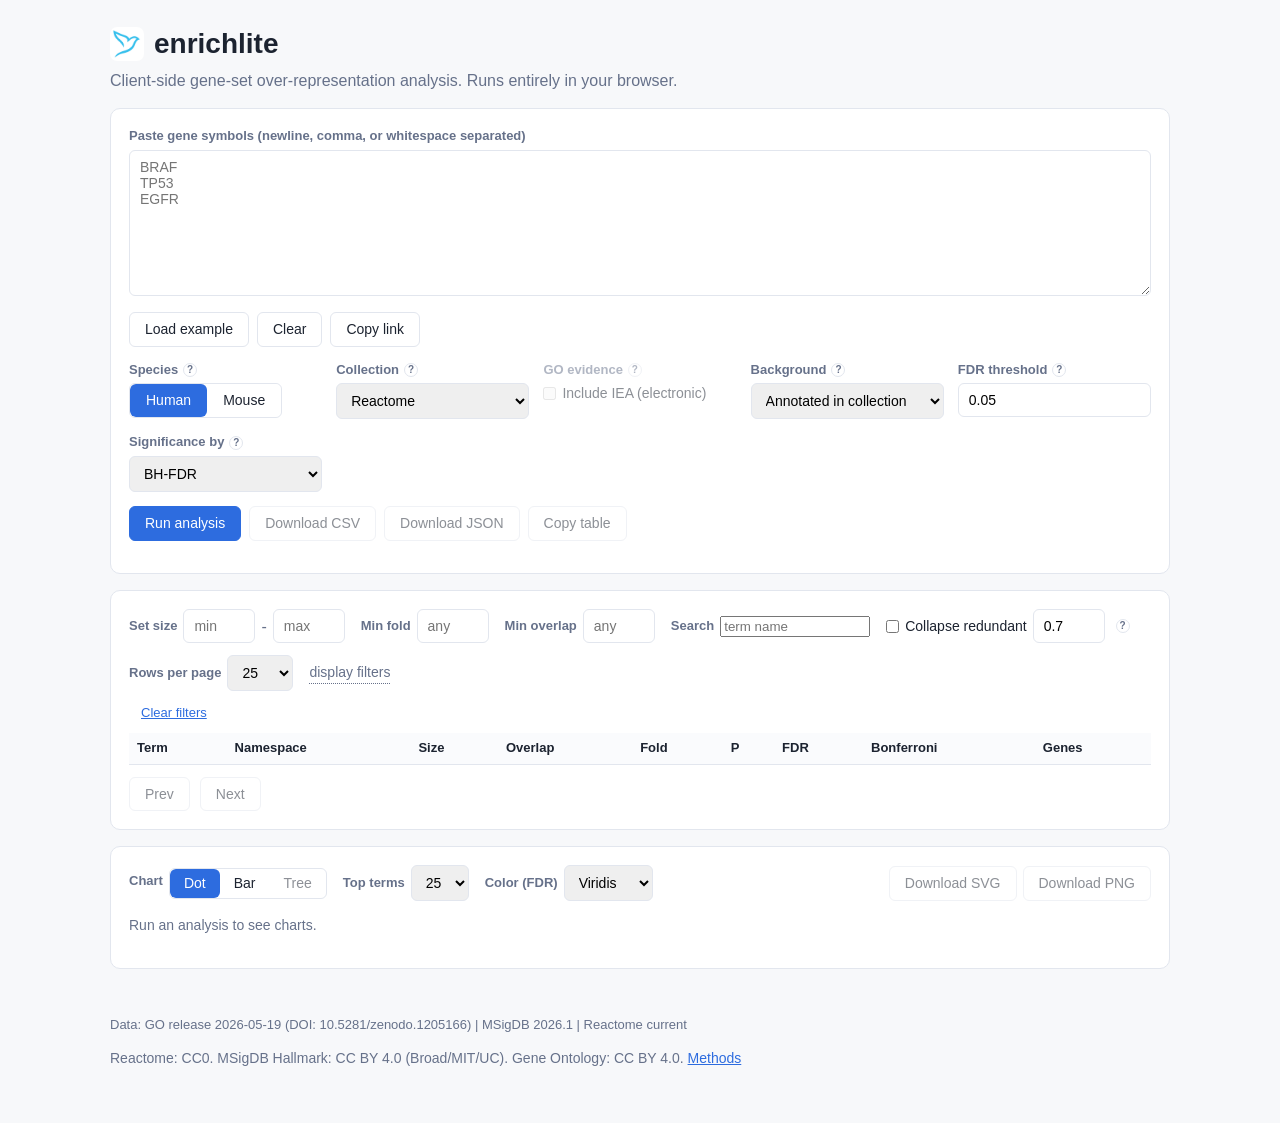
<file: index.html>
<!DOCTYPE html>
<html lang="en">
<head>
  <meta charset="utf-8" />
  <meta name="viewport" content="width=device-width, initial-scale=1" />
  <title>enrichlite - client-side gene-set enrichment</title>
  <meta name="description" content="Free, fully client-side gene-set over-representation analysis (ORA) for human and mouse against GO, Reactome, and MSigDB Hallmark. Runs entirely in your browser; no data leaves your machine." />
  <meta name="author" content="Robinson Vidva" />
  <link rel="icon" type="image/png" sizes="32x32" href="images/Preview.png" />
  <link rel="icon" type="image/png" sizes="16x16" href="images/Preview.png" />
  <link rel="apple-touch-icon" sizes="180x180" href="images/Preview.png" />
  <meta name="theme-color" content="#0f172a" />
  <meta property="og:title" content="enrichlite - client-side gene-set enrichment" />
  <meta property="og:description" content="Free, fully client-side gene-set over-representation analysis (ORA) for human and mouse against GO, Reactome, and MSigDB Hallmark. Runs entirely in your browser." />
  <meta property="og:image" content="https://robinsonvidva.com/enrichlite/images/Preview.png" />
  <meta property="og:type" content="website" />
  <meta property="og:url" content="https://robinsonvidva.com/enrichlite/" />
  <link rel="canonical" href="https://robinsonvidva.com/enrichlite/" />
  <meta name="twitter:card" content="summary_large_image" />
  <meta name="twitter:title" content="enrichlite - client-side gene-set enrichment" />
  <meta name="twitter:description" content="Free, fully client-side gene-set over-representation analysis (ORA) for human and mouse, in your browser." />
  <meta name="twitter:image" content="https://robinsonvidva.com/enrichlite/images/Preview.png" />
</head>
<body>
  <header>
    <h1><img src="images/Preview.png" class="site-logo" alt="" />enrichlite</h1>
    <p class="tagline">Client-side gene-set over-representation analysis. Runs entirely in your browser.</p>
    <div id="demoBanner" class="banner hidden">
      DEMO data loaded - illustrative gene sets only, not real biology. Run scripts/build_genesets.py to populate real data.
    </div>
  </header>

  <main>
    <section class="panel">
      <label for="genes">Paste gene symbols (newline, comma, or whitespace separated)</label>
      <textarea id="genes" rows="8" placeholder="BRAF&#10;TP53&#10;EGFR"></textarea>

      <div class="input-actions">
        <button id="loadExample" type="button">Load example</button>
        <button id="clearGenes" type="button">Clear</button>
        <button id="copyLink" type="button">Copy link</button>
      </div>

      <div class="controls">
        <div class="control">
          <span class="ctl-label">Species<span class="helpq" title="Human and mouse are separate gene universes with separate symbol tables. Pick the species your gene list comes from. Symbols are matched case-insensitively within a species.">?</span></span>
          <div class="toggle" id="speciesToggle">
            <button data-species="human" class="active">Human</button>
            <button data-species="mouse">Mouse</button>
          </div>
        </div>

        <div class="control">
          <label for="collection">Collection<span class="helpq" title="The gene-set database to test your list against. Only one collection runs at a time for now.">?</span></label>
          <select id="collection"></select>
        </div>

        <div class="control" id="ieaControl">
          <span class="ctl-label">GO evidence<span class="helpq" title="IEA = Inferred from Electronic Annotation: GO annotations assigned computationally without manual curation (about 20-30 percent of annotations). Excluded by default for higher-confidence, curated evidence. Including them adds coverage, especially for less-studied genes. Applies to GO collections only.">?</span></span>
          <label class="check-label"><input type="checkbox" id="includeIea" /> Include IEA (electronic)</label>
        </div>

        <div class="control">
          <label for="background">Background<span class="helpq" title="The universe of genes the test compares against. 'Annotated in collection' = every gene that has any annotation in the selected collection. 'All protein-coding' uses the full coding gene count. Changing the background changes the p-values.">?</span></label>
          <select id="background">
            <option value="annotated">Annotated in collection</option>
            <option value="coding">All protein-coding</option>
            <option value="custom">Custom (paste below)</option>
          </select>
        </div>

        <div class="control">
          <label for="fdr">FDR threshold<span class="helpq" title="Significance cutoff applied after multiple-testing correction. Terms with an adjusted p-value below this are kept. Lower is stricter.">?</span></label>
          <input id="fdr" type="number" min="0" max="1" step="0.01" value="0.05" />
        </div>

        <div class="control">
          <label for="adjust">Significance by<span class="helpq" title="Which multiple-testing correction decides significance: Benjamini-Hochberg FDR (controls the false-discovery rate, less strict) or Bonferroni (controls any false positive, most strict).">?</span></label>
          <select id="adjust">
            <option value="fdr">BH-FDR</option>
            <option value="bonferroni">Bonferroni</option>
          </select>
        </div>
      </div>

      <div id="customBgWrap" class="hidden">
        <label for="customBg">Custom background gene symbols</label>
        <textarea id="customBg" rows="3" placeholder="paste background gene list"></textarea>
      </div>

      <div class="actions">
        <button id="run" class="primary">Run analysis</button>
        <button id="dlCsv" disabled>Download CSV</button>
        <button id="dlJson" disabled>Download JSON</button>
        <button id="copyTable" disabled>Copy table</button>
      </div>

      <div id="report" class="report"></div>
    </section>

    <section class="panel">
      <div class="results-controls">
        <div class="rc-group">
          <label for="sizeMin">Set size</label>
          <input id="sizeMin" type="number" min="0" placeholder="min" />
          <span class="dash">-</span>
          <input id="sizeMax" type="number" min="0" placeholder="max" />
        </div>
        <div class="rc-group">
          <label for="minFold">Min fold</label>
          <input id="minFold" type="number" min="0" step="0.5" placeholder="any" />
        </div>
        <div class="rc-group">
          <label for="minOverlap">Min overlap</label>
          <input id="minOverlap" type="number" min="0" step="1" placeholder="any" />
        </div>
        <div class="rc-group rc-search">
          <label for="termSearch">Search</label>
          <input id="termSearch" type="search" placeholder="term name" />
        </div>
        <div class="rc-group">
          <label class="check-label" for="collapseRedundant"><input type="checkbox" id="collapseRedundant" /> Collapse redundant</label>
          <input id="collapseSim" type="number" min="0.5" max="1" step="0.05" value="0.7" title="overlap-gene similarity threshold" />
          <span class="helpq" tabindex="0" role="button" aria-label="Help: collapse redundant terms" title="Groups terms that are significant because of the same query genes (overlap-gene containment at or above the threshold) and shows one representative per group, with the collapsed terms expandable. Helps with GO parent/child redundancy.">?</span>
        </div>
        <div class="rc-group">
          <label for="pageSize">Rows per page</label>
          <select id="pageSize">
            <option value="25" selected>25</option>
            <option value="50">50</option>
            <option value="100">100</option>
            <option value="all">All</option>
          </select>
        </div>
        <span class="muted help" title="All filters here are display-time only: they change which already-computed terms are shown (and exported and plotted), but never recompute the statistics or the FDR. Separate from the build-time size bounds (--min/--max) in build_genesets.py.">display filters</span>
      </div>

      <div class="active-filters">
        <span id="filterChips"></span>
        <button id="clearFilters" type="button" class="link-btn">Clear filters</button>
      </div>

      <div class="table-wrap">
        <table id="results">
          <thead>
            <tr>
              <th data-sort="name">Term</th>
              <th data-sort="namespace">Namespace</th>
              <th data-sort="K">Size</th>
              <th data-sort="k">Overlap</th>
              <th data-sort="fold">Fold</th>
              <th data-sort="p">P</th>
              <th data-sort="fdr">FDR</th>
              <th data-sort="bonferroni">Bonferroni</th>
              <th>Genes</th>
            </tr>
          </thead>
          <tbody></tbody>
        </table>
      </div>

      <div class="pager">
        <button id="prevPage" disabled>Prev</button>
        <button id="nextPage" disabled>Next</button>
        <span id="showingInfo" class="muted"></span>
      </div>
      <p id="noResults" class="muted hidden">No enriched terms to show.</p>
    </section>

    <section class="panel" id="vizPanel">
      <div class="viz-controls">
        <div class="rc-group">
          <span class="ctl-label">Chart</span>
          <div class="toggle" id="chartToggle">
            <button data-chart="dot" class="active">Dot</button>
            <button data-chart="bar">Bar</button>
            <button data-chart="tree" title="GO collections only">Tree</button>
          </div>
        </div>
        <div class="rc-group">
          <label for="topN">Top terms</label>
          <select id="topN">
            <option value="10">10</option>
            <option value="25" selected>25</option>
            <option value="50">50</option>
          </select>
        </div>
        <div class="rc-group">
          <label for="colorScheme">Color (FDR)</label>
          <select id="colorScheme">
            <option value="viridis" selected>Viridis</option>
            <option value="cividis">Cividis</option>
            <option value="magma">Magma</option>
            <option value="blues">Blues</option>
            <option value="ylordr">YlOrRd</option>
          </select>
        </div>
        <div class="rc-group viz-dl">
          <button id="dlSvg" disabled>Download SVG</button>
          <button id="dlPng" disabled>Download PNG</button>
        </div>
      </div>
      <p id="vizCaption" class="muted"></p>
      <div id="chartWrap" class="chart-wrap"></div>

      <div id="figText" class="fig-text hidden">
        <div class="fig-block">
          <div class="fig-head"><span>Figure legend</span>
            <button id="copyLegend" type="button" class="link-btn">Copy</button></div>
          <p id="figLegend" class="fig-body"></p>
        </div>
        <div class="fig-block">
          <div class="fig-head"><span>Methods (for a paper)</span>
            <button id="copyMethods" type="button" class="link-btn">Copy</button></div>
          <p id="figMethods" class="fig-body"></p>
        </div>
      </div>
    </section>
  </main>

  <footer>
    <p id="attrib"></p>
    <p class="muted">
      Reactome: CC0. MSigDB Hallmark: CC BY 4.0 (Broad/MIT/UC). Gene Ontology: CC BY 4.0.
      <a href="methods.html" id="methodsLink">Methods</a>
    </p>
  </footer>

  <script>
    // Bootstrap: load the manifest first (revalidated, never served stale),
    // then load app.js versioned by the manifest token so a deploy cannot run
    // stale code or data behind a CDN cache.
    fetch("data/manifest.json", { cache: "no-cache" })
      .then(function (r) { return r.json(); })
      .then(function (m) {
        window.__ENRICH_MANIFEST__ = m;
        var v = encodeURIComponent(String(m.version || "0"));
        var link = document.createElement("link");
        link.rel = "stylesheet";
        link.href = "css/styles.css?v=" + v;
        document.head.appendChild(link);
        var s = document.createElement("script");
        s.src = "js/app.js?v=" + v;
        document.body.appendChild(s);
      })
      .catch(function (e) {
        document.getElementById("report").innerHTML =
          '<span class="warn">Could not load data/manifest.json: ' + e.message + "</span>";
      });
  </script>
</body>
</html>
</file>
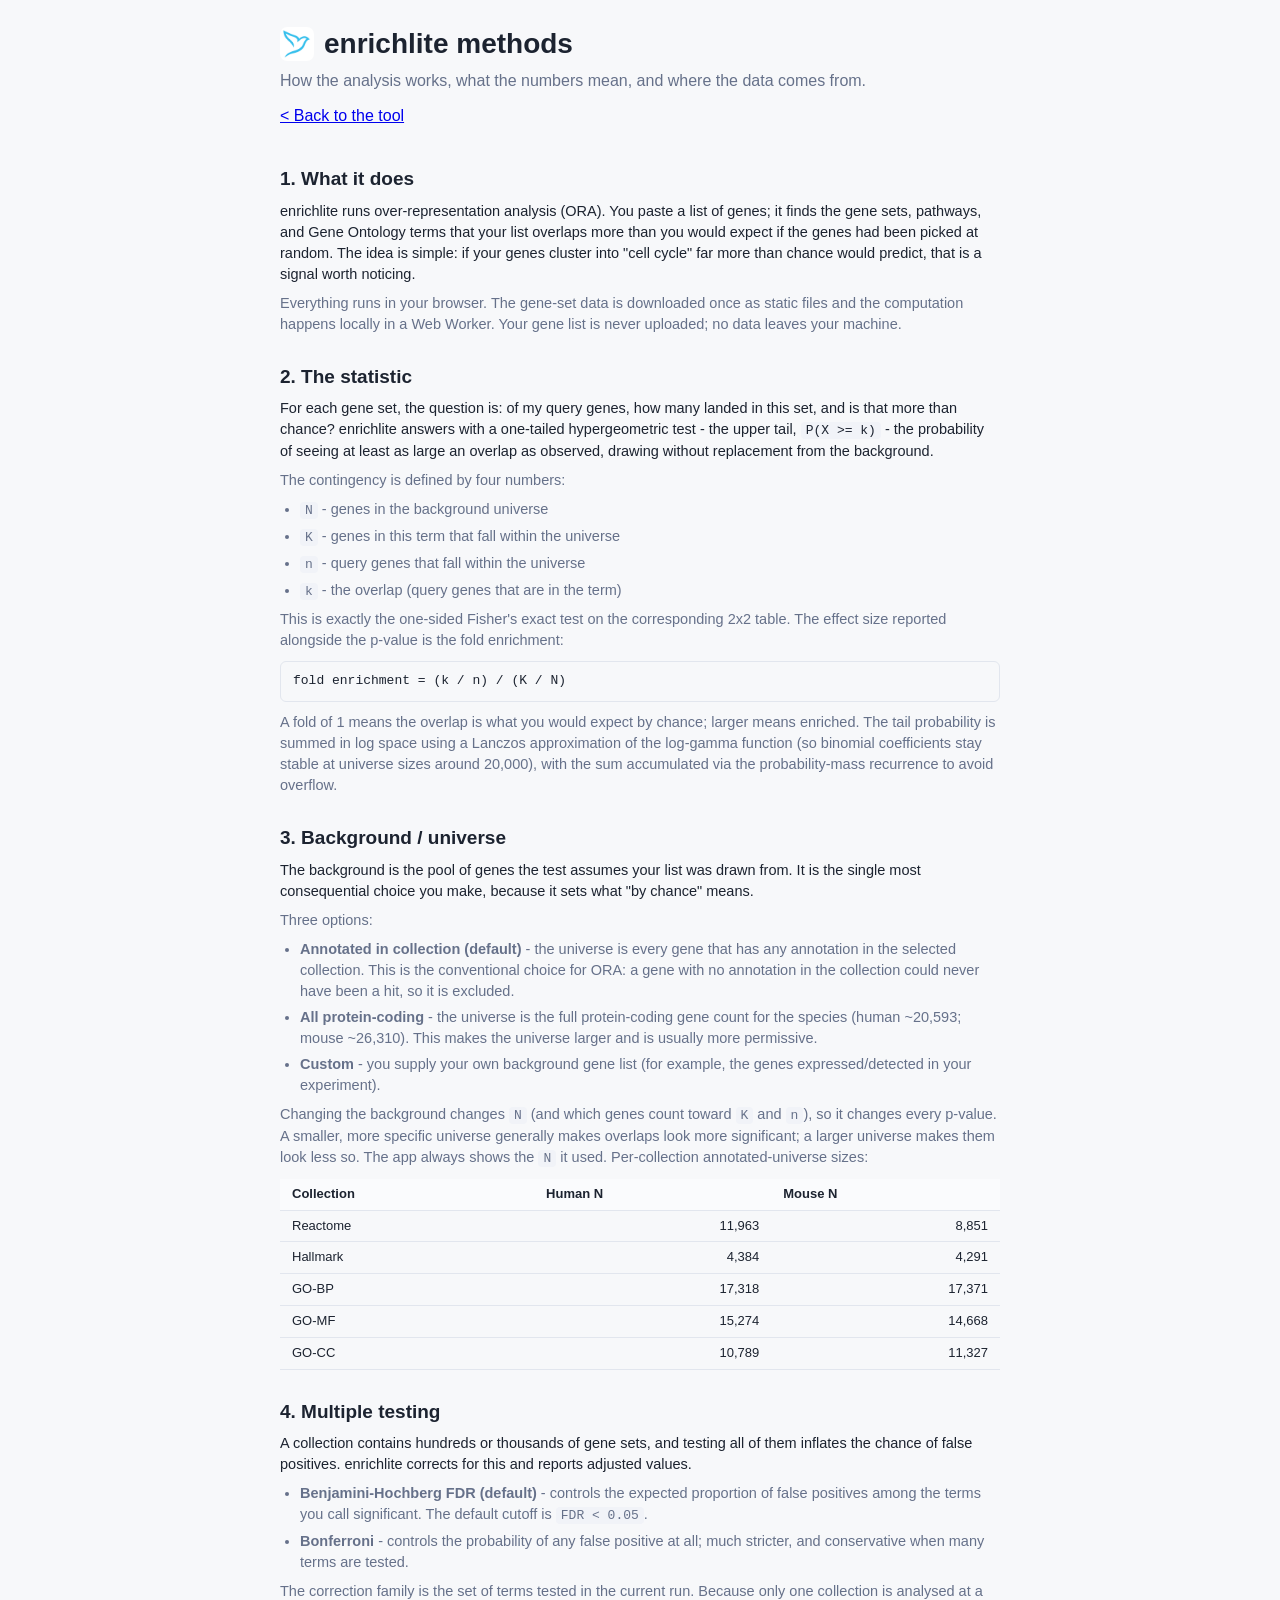
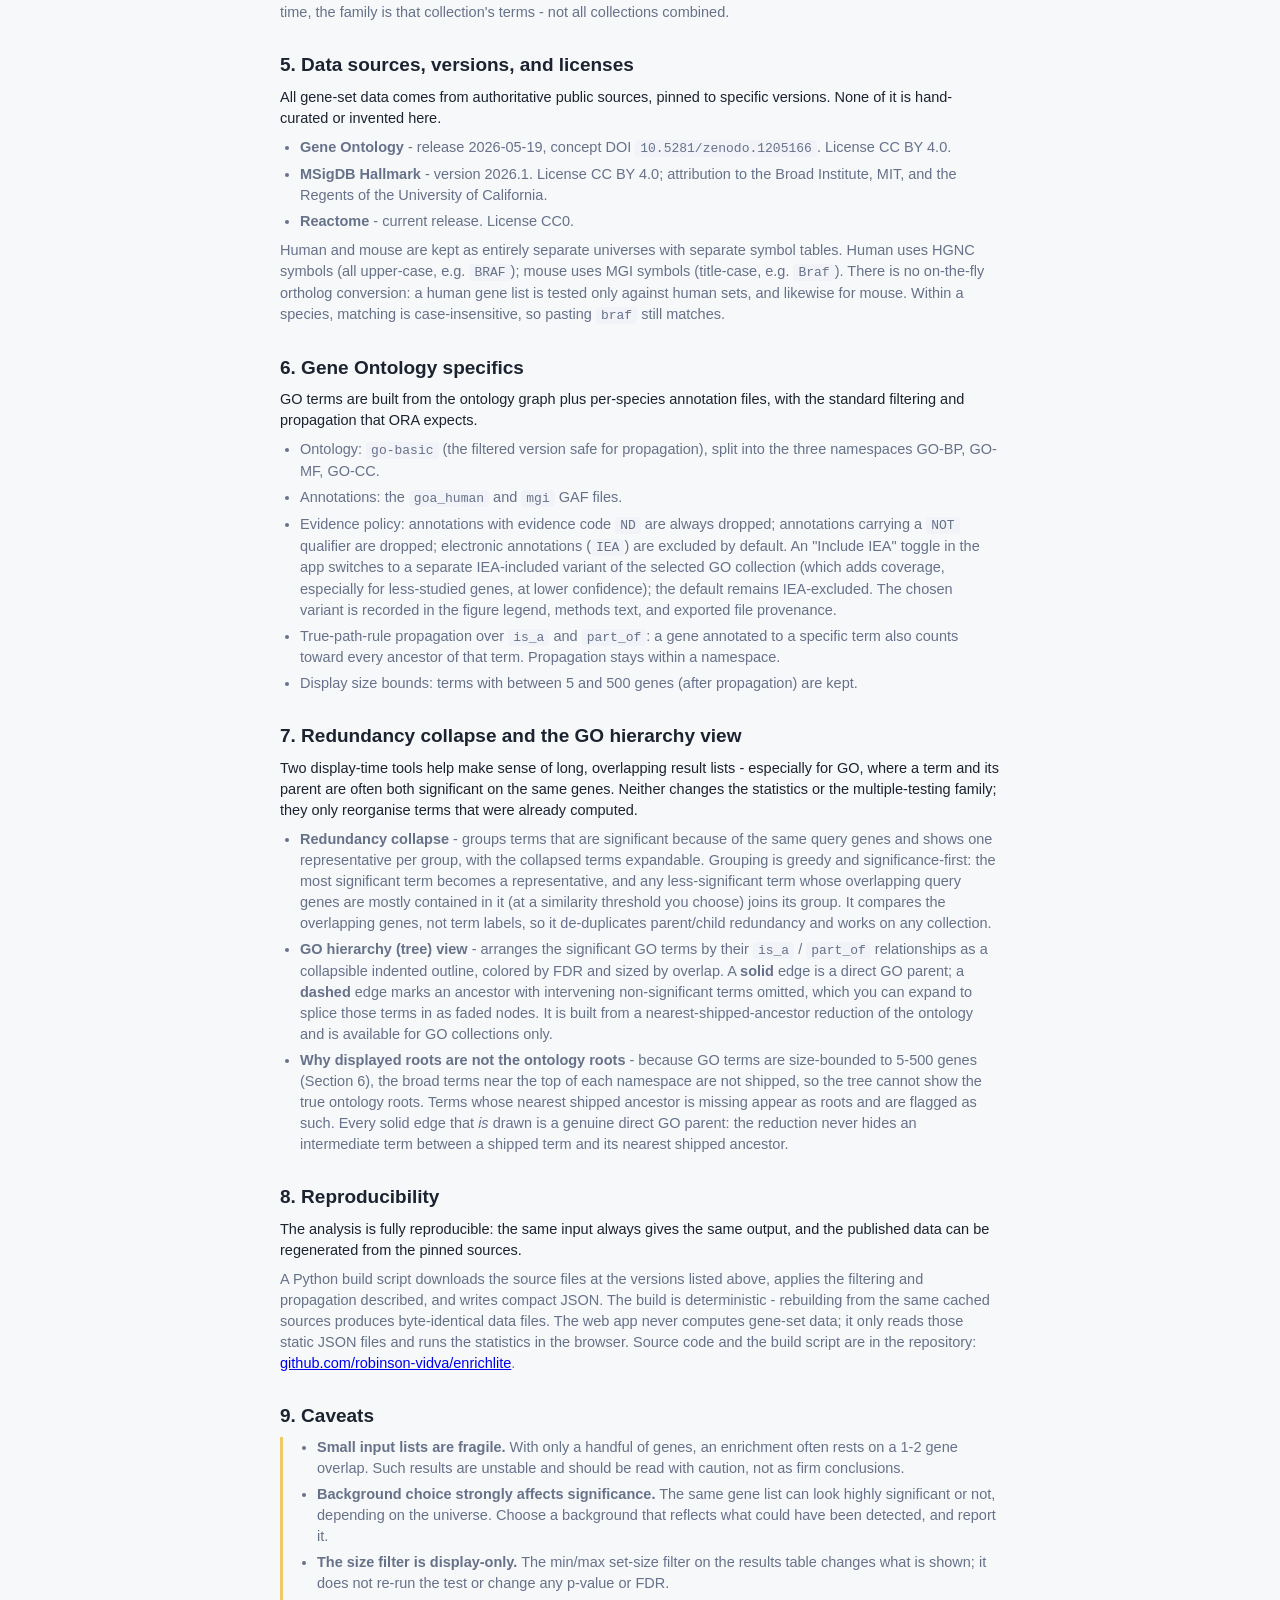
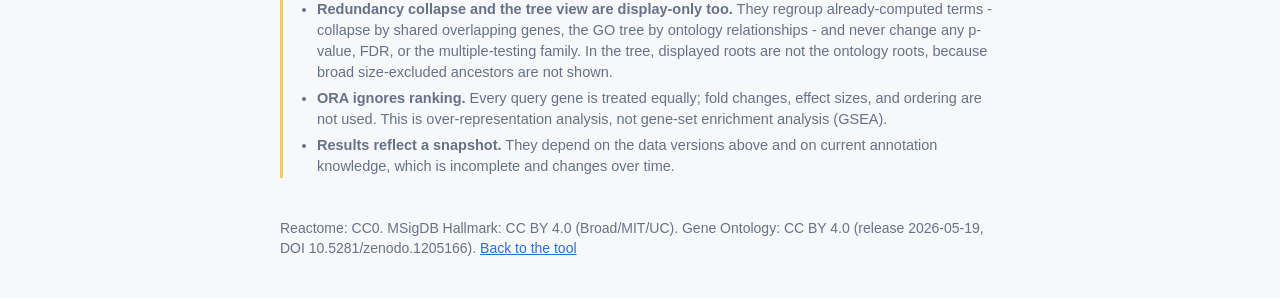
<file: methods.html>
<!DOCTYPE html>
<html lang="en">
<head>
  <meta charset="utf-8" />
  <meta name="viewport" content="width=device-width, initial-scale=1" />
  <title>enrichlite - methods</title>
  <meta name="description" content="How enrichlite works: the hypergeometric / Fisher's exact over-representation test, background universe, BH-FDR / Bonferroni correction, and the GO / Reactome / MSigDB data sources and versions." />
  <meta name="author" content="Robinson Vidva" />
  <link rel="icon" type="image/png" sizes="32x32" href="images/Preview.png" />
  <link rel="icon" type="image/png" sizes="16x16" href="images/Preview.png" />
  <link rel="apple-touch-icon" sizes="180x180" href="images/Preview.png" />
  <meta name="theme-color" content="#0f172a" />
  <meta property="og:title" content="enrichlite - methods" />
  <meta property="og:description" content="How enrichlite works: the hypergeometric / Fisher's exact test, background universe, BH-FDR / Bonferroni correction, and the GO / Reactome / MSigDB data versions." />
  <meta property="og:image" content="https://robinsonvidva.com/enrichlite/images/Preview.png" />
  <meta property="og:type" content="article" />
  <meta property="og:url" content="https://robinsonvidva.com/enrichlite/methods.html" />
  <link rel="canonical" href="https://robinsonvidva.com/enrichlite/methods.html" />
  <meta name="twitter:card" content="summary_large_image" />
  <meta name="twitter:title" content="enrichlite - methods" />
  <meta name="twitter:description" content="How enrichlite works: the test, background, correction, and data versions." />
  <meta name="twitter:image" content="https://robinsonvidva.com/enrichlite/images/Preview.png" />
  <link rel="stylesheet" href="css/styles.css" />
  <style>
    /* Keep the header and footer in the same reading column as the body. */
    header, footer { max-width: 760px; }
    .methods { max-width: 760px; }
    .methods h2 { font-size: 19px; margin: 28px 0 6px; }
    .methods h3 { font-size: 15px; margin: 16px 0 4px; color: var(--ink); }
    .methods p, .methods li { font-size: 14.5px; }
    .methods p { margin: 8px 0; }
    .methods ul { margin: 8px 0; padding-left: 20px; }
    .methods li { margin: 5px 0; }
    .methods .lead { color: var(--ink); }
    .methods .detail { color: var(--muted); }
    .methods code {
      font-family: ui-monospace, SFMono-Regular, Menlo, monospace; font-size: 13px;
      background: #f1f3f8; padding: 1px 5px; border-radius: 4px;
    }
    .methods .eqn {
      font-family: ui-monospace, SFMono-Regular, Menlo, monospace; font-size: 13px;
      background: #f7f8fa; border: 1px solid var(--border); border-radius: 6px;
      padding: 10px 12px; margin: 10px 0; overflow-x: auto; white-space: nowrap;
    }
    .methods .caveats { border-left: 3px solid var(--warn-border); padding-left: 14px; }
    .table-scroll { overflow-x: auto; margin: 10px 0; }
    .methods table { border-collapse: collapse; font-size: 13px; min-width: 360px; }
    .methods th, .methods td { text-align: left; padding: 6px 12px; border-bottom: 1px solid var(--border); white-space: nowrap; }
    .methods th { background: #fafbfd; }
    .methods td.n { text-align: right; }
    .back-link { display: inline-block; margin-bottom: 10px; }
  </style>
</head>
<body>
  <header>
    <h1><img src="images/Preview.png" class="site-logo" alt="" />enrichlite methods</h1>
    <p class="tagline">How the analysis works, what the numbers mean, and where the data comes from.</p>
  </header>

  <main class="methods">
    <a class="back-link" href="index.html">&lt; Back to the tool</a>

    <h2>1. What it does</h2>
    <p class="lead">
      enrichlite runs over-representation analysis (ORA). You paste a list of genes; it finds
      the gene sets, pathways, and Gene Ontology terms that your list overlaps more than you
      would expect if the genes had been picked at random. The idea is simple: if your genes
      cluster into "cell cycle" far more than chance would predict, that is a signal worth
      noticing.
    </p>
    <p class="detail">
      Everything runs in your browser. The gene-set data is downloaded once as static files and
      the computation happens locally in a Web Worker. Your gene list is never uploaded; no data
      leaves your machine.
    </p>

    <h2>2. The statistic</h2>
    <p class="lead">
      For each gene set, the question is: of my query genes, how many landed in this set, and is
      that more than chance? enrichlite answers with a one-tailed hypergeometric test - the upper
      tail, <code>P(X &gt;= k)</code> - the probability of seeing at least as large an overlap as
      observed, drawing without replacement from the background.
    </p>
    <p class="detail">The contingency is defined by four numbers:</p>
    <ul class="detail">
      <li><code>N</code> - genes in the background universe</li>
      <li><code>K</code> - genes in this term that fall within the universe</li>
      <li><code>n</code> - query genes that fall within the universe</li>
      <li><code>k</code> - the overlap (query genes that are in the term)</li>
    </ul>
    <p class="detail">
      This is exactly the one-sided Fisher's exact test on the corresponding 2x2 table. The
      effect size reported alongside the p-value is the fold enrichment:
    </p>
    <div class="eqn">fold enrichment = (k / n) / (K / N)</div>
    <p class="detail">
      A fold of 1 means the overlap is what you would expect by chance; larger means enriched.
      The tail probability is summed in log space using a Lanczos approximation of the log-gamma
      function (so binomial coefficients stay stable at universe sizes around 20,000), with the
      sum accumulated via the probability-mass recurrence to avoid overflow.
    </p>

    <h2>3. Background / universe</h2>
    <p class="lead">
      The background is the pool of genes the test assumes your list was drawn from. It is the
      single most consequential choice you make, because it sets what "by chance" means.
    </p>
    <p class="detail">Three options:</p>
    <ul class="detail">
      <li><strong>Annotated in collection (default)</strong> - the universe is every gene that has
        any annotation in the selected collection. This is the conventional choice for ORA: a gene
        with no annotation in the collection could never have been a hit, so it is excluded.</li>
      <li><strong>All protein-coding</strong> - the universe is the full protein-coding gene count
        for the species (human ~20,593; mouse ~26,310). This makes the universe larger and is
        usually more permissive.</li>
      <li><strong>Custom</strong> - you supply your own background gene list (for example, the
        genes expressed/detected in your experiment).</li>
    </ul>
    <p class="detail">
      Changing the background changes <code>N</code> (and which genes count toward <code>K</code>
      and <code>n</code>), so it changes every p-value. A smaller, more specific universe generally
      makes overlaps look more significant; a larger universe makes them look less so. The app
      always shows the <code>N</code> it used. Per-collection annotated-universe sizes:
    </p>
    <div class="table-scroll">
      <table>
        <thead><tr><th>Collection</th><th>Human N</th><th>Mouse N</th></tr></thead>
        <tbody>
          <tr><td>Reactome</td><td class="n">11,963</td><td class="n">8,851</td></tr>
          <tr><td>Hallmark</td><td class="n">4,384</td><td class="n">4,291</td></tr>
          <tr><td>GO-BP</td><td class="n">17,318</td><td class="n">17,371</td></tr>
          <tr><td>GO-MF</td><td class="n">15,274</td><td class="n">14,668</td></tr>
          <tr><td>GO-CC</td><td class="n">10,789</td><td class="n">11,327</td></tr>
        </tbody>
      </table>
    </div>

    <h2>4. Multiple testing</h2>
    <p class="lead">
      A collection contains hundreds or thousands of gene sets, and testing all of them inflates
      the chance of false positives. enrichlite corrects for this and reports adjusted values.
    </p>
    <ul class="detail">
      <li><strong>Benjamini-Hochberg FDR (default)</strong> - controls the expected proportion of
        false positives among the terms you call significant. The default cutoff is
        <code>FDR &lt; 0.05</code>.</li>
      <li><strong>Bonferroni</strong> - controls the probability of any false positive at all;
        much stricter, and conservative when many terms are tested.</li>
    </ul>
    <p class="detail">
      The correction family is the set of terms tested in the current run. Because only one
      collection is analysed at a time, the family is that collection's terms - not all collections
      combined.
    </p>

    <h2>5. Data sources, versions, and licenses</h2>
    <p class="lead">
      All gene-set data comes from authoritative public sources, pinned to specific versions. None
      of it is hand-curated or invented here.
    </p>
    <ul class="detail">
      <li><strong>Gene Ontology</strong> - release 2026-05-19, concept DOI
        <code>10.5281/zenodo.1205166</code>. License CC BY 4.0.</li>
      <li><strong>MSigDB Hallmark</strong> - version 2026.1. License CC BY 4.0; attribution to the
        Broad Institute, MIT, and the Regents of the University of California.</li>
      <li><strong>Reactome</strong> - current release. License CC0.</li>
    </ul>
    <p class="detail">
      Human and mouse are kept as entirely separate universes with separate symbol tables. Human
      uses HGNC symbols (all upper-case, e.g. <code>BRAF</code>); mouse uses MGI symbols
      (title-case, e.g. <code>Braf</code>). There is no on-the-fly ortholog conversion: a human
      gene list is tested only against human sets, and likewise for mouse. Within a species,
      matching is case-insensitive, so pasting <code>braf</code> still matches.
    </p>

    <h2>6. Gene Ontology specifics</h2>
    <p class="lead">
      GO terms are built from the ontology graph plus per-species annotation files, with the
      standard filtering and propagation that ORA expects.
    </p>
    <ul class="detail">
      <li>Ontology: <code>go-basic</code> (the filtered version safe for propagation), split into
        the three namespaces GO-BP, GO-MF, GO-CC.</li>
      <li>Annotations: the <code>goa_human</code> and <code>mgi</code> GAF files.</li>
      <li>Evidence policy: annotations with evidence code <code>ND</code> are always dropped;
        annotations carrying a <code>NOT</code> qualifier are dropped; electronic annotations
        (<code>IEA</code>) are excluded by default. An "Include IEA" toggle in the app switches to a
        separate IEA-included variant of the selected GO collection (which adds coverage, especially
        for less-studied genes, at lower confidence); the default remains IEA-excluded. The chosen
        variant is recorded in the figure legend, methods text, and exported file provenance.</li>
      <li>True-path-rule propagation over <code>is_a</code> and <code>part_of</code>: a gene
        annotated to a specific term also counts toward every ancestor of that term. Propagation
        stays within a namespace.</li>
      <li>Display size bounds: terms with between 5 and 500 genes (after propagation) are kept.</li>
    </ul>

    <h2>7. Redundancy collapse and the GO hierarchy view</h2>
    <p class="lead">
      Two display-time tools help make sense of long, overlapping result lists - especially for GO,
      where a term and its parent are often both significant on the same genes. Neither changes the
      statistics or the multiple-testing family; they only reorganise terms that were already
      computed.
    </p>
    <ul class="detail">
      <li><strong>Redundancy collapse</strong> - groups terms that are significant because of the
        same query genes and shows one representative per group, with the collapsed terms expandable.
        Grouping is greedy and significance-first: the most significant term becomes a representative,
        and any less-significant term whose overlapping query genes are mostly contained in it (at a
        similarity threshold you choose) joins its group. It compares the overlapping genes, not term
        labels, so it de-duplicates parent/child redundancy and works on any collection.</li>
      <li><strong>GO hierarchy (tree) view</strong> - arranges the significant GO terms by their
        <code>is_a</code> / <code>part_of</code> relationships as a collapsible indented outline,
        colored by FDR and sized by overlap. A <strong>solid</strong> edge is a direct GO parent; a
        <strong>dashed</strong> edge marks an ancestor with intervening non-significant terms omitted,
        which you can expand to splice those terms in as faded nodes. It is built from a
        nearest-shipped-ancestor reduction of the ontology and is available for GO collections only.</li>
      <li><strong>Why displayed roots are not the ontology roots</strong> - because GO terms are
        size-bounded to 5-500 genes (Section 6), the broad terms near the top of each namespace are
        not shipped, so the tree cannot show the true ontology roots. Terms whose nearest shipped
        ancestor is missing appear as roots and are flagged as such. Every solid edge that <em>is</em>
        drawn is a genuine direct GO parent: the reduction never hides an intermediate term between a
        shipped term and its nearest shipped ancestor.</li>
    </ul>

    <h2>8. Reproducibility</h2>
    <p class="lead">
      The analysis is fully reproducible: the same input always gives the same output, and the
      published data can be regenerated from the pinned sources.
    </p>
    <p class="detail">
      A Python build script downloads the source files at the versions listed above, applies the
      filtering and propagation described, and writes compact JSON. The build is deterministic -
      rebuilding from the same cached sources produces byte-identical data files. The web app never
      computes gene-set data; it only reads those static JSON files and runs the statistics in the
      browser. Source code and the build script are in the repository:
      <a href="https://github.com/robinson-vidva/enrichlite">github.com/robinson-vidva/enrichlite</a>.
    </p>

    <h2>9. Caveats</h2>
    <div class="caveats detail">
      <ul>
        <li><strong>Small input lists are fragile.</strong> With only a handful of genes, an
          enrichment often rests on a 1-2 gene overlap. Such results are unstable and should be
          read with caution, not as firm conclusions.</li>
        <li><strong>Background choice strongly affects significance.</strong> The same gene list
          can look highly significant or not, depending on the universe. Choose a background that
          reflects what could have been detected, and report it.</li>
        <li><strong>The size filter is display-only.</strong> The min/max set-size filter on the
          results table changes what is shown; it does not re-run the test or change any p-value or
          FDR.</li>
        <li><strong>Redundancy collapse and the tree view are display-only too.</strong> They regroup
          already-computed terms - collapse by shared overlapping genes, the GO tree by ontology
          relationships - and never change any p-value, FDR, or the multiple-testing family. In the
          tree, displayed roots are not the ontology roots, because broad size-excluded ancestors are
          not shown.</li>
        <li><strong>ORA ignores ranking.</strong> Every query gene is treated equally; fold
          changes, effect sizes, and ordering are not used. This is over-representation analysis,
          not gene-set enrichment analysis (GSEA).</li>
        <li><strong>Results reflect a snapshot.</strong> They depend on the data versions above and
          on current annotation knowledge, which is incomplete and changes over time.</li>
      </ul>
    </div>
  </main>

  <footer>
    <p class="muted">
      Reactome: CC0. MSigDB Hallmark: CC BY 4.0 (Broad/MIT/UC). Gene Ontology: CC BY 4.0
      (release 2026-05-19, DOI 10.5281/zenodo.1205166).
      <a href="index.html">Back to the tool</a>
    </p>
  </footer>
</body>
</html>
</file>
<file: css/styles.css>
:root {
  --bg: #f7f8fa;
  --panel: #ffffff;
  --ink: #1c2330;
  --muted: #66718a;
  --accent: #2d6cdf;
  --border: #e2e6ee;
  --warn-bg: #fff6e0;
  --warn-border: #f0c969;
}

* { box-sizing: border-box; }

body {
  margin: 0;
  font-family: -apple-system, BlinkMacSystemFont, "Segoe UI", Roboto, Helvetica, Arial, sans-serif;
  color: var(--ink);
  background: var(--bg);
  line-height: 1.45;
}

header, main, footer { max-width: 1100px; margin: 0 auto; padding: 0 20px; }

header { padding-top: 24px; }
h1 { margin: 0; font-size: 28px; display: flex; align-items: center; gap: 10px; }
.site-logo { width: 34px; height: 34px; border-radius: 7px; flex-shrink: 0; }
.tagline { margin: 4px 0 12px; color: var(--muted); }

.banner {
  background: var(--warn-bg);
  border: 1px solid var(--warn-border);
  padding: 8px 12px;
  border-radius: 6px;
  font-size: 14px;
  margin-bottom: 12px;
}

.hidden { display: none; }
.muted { color: var(--muted); font-size: 14px; }

.panel {
  background: var(--panel);
  border: 1px solid var(--border);
  border-radius: 10px;
  padding: 18px;
  margin: 16px 0;
}

label, .ctl-label {
  display: block;
  font-size: 13px;
  font-weight: 600;
  margin-bottom: 4px;
  color: var(--muted);
}

textarea, select, input[type="number"] {
  width: 100%;
  padding: 8px 10px;
  border: 1px solid var(--border);
  border-radius: 6px;
  font-size: 14px;
  font-family: inherit;
}

textarea { resize: vertical; }

/* Inline checkbox control (e.g. Include IEA). */
.check-label {
  display: flex; align-items: center; gap: 6px;
  font-size: 14px; font-weight: 400; color: var(--ink); margin-bottom: 0; cursor: pointer;
}
.check-label input[type="checkbox"] { width: auto; margin: 0; cursor: pointer; }
.control.disabled { opacity: 0.5; }
.control.disabled .check-label { cursor: not-allowed; }

.controls {
  display: grid;
  grid-template-columns: repeat(auto-fit, minmax(160px, 1fr));
  gap: 14px;
  margin: 14px 0;
}

.toggle { display: inline-flex; border: 1px solid var(--border); border-radius: 6px; overflow: hidden; }
.toggle button {
  border: none;
  background: #fff;
  padding: 8px 16px;
  cursor: pointer;
  font-size: 14px;
}
.toggle button.active { background: var(--accent); color: #fff; }

/* Action rows: consistent gap and alignment (setup row + run/export row). */
.actions, .input-actions { display: flex; gap: 8px; flex-wrap: wrap; align-items: center; }
.input-actions { margin: 10px 0 2px; }
.actions { margin-top: 12px; }

/* Secondary button is the default; .primary (Run) is the one accent button. */
button {
  border: 1px solid var(--border);
  background: #fff;
  color: var(--ink);
  border-radius: 6px;
  padding: 8px 15px;
  font-size: 14px;
  font-family: inherit;
  line-height: 1.2;
  cursor: pointer;
}
button:not(.primary):not(:disabled):hover { border-color: var(--accent); color: var(--accent); }
button:focus-visible { outline: 2px solid var(--accent); outline-offset: 1px; }
button:disabled { opacity: 0.5; cursor: not-allowed; }
button.primary { background: var(--accent); color: #fff; border-color: var(--accent); }
button.primary:not(:disabled):hover { background: #1b4fae; border-color: #1b4fae; }

.report { margin-top: 14px; font-size: 14px; }
.report .ok { color: #1c7a3d; }
.report .warn { color: #b9651b; }

.results-controls {
  display: flex;
  flex-wrap: wrap;
  gap: 12px 16px;
  align-items: center;
  margin-bottom: 12px;
}
.rc-group { display: flex; align-items: center; gap: 6px; }
.rc-group label { margin-bottom: 0; }
.rc-group input[type="number"] { width: 72px; }
.rc-group select { width: auto; }
.rc-group .dash { color: var(--muted); }
.help { border-bottom: 1px dotted var(--muted); cursor: help; }

/* "?" helper badge next to control labels. */
.helpq {
  display: inline-flex; align-items: center; justify-content: center;
  width: 14px; height: 14px; margin-left: 5px; border-radius: 50%;
  border: 1px solid var(--border); color: var(--muted);
  font-size: 10px; font-weight: 600; line-height: 1; cursor: help; vertical-align: middle;
}
.helpq { cursor: pointer; }
.helpq:hover { color: var(--accent); border-color: var(--accent); }
.helpq:focus-visible { outline: 2px solid var(--accent); outline-offset: 1px; }

/* Tap/keyboard popover for the "?" helper badges (hover title is kept too). */
.help-pop {
  position: absolute; z-index: 1000; max-width: 280px;
  background: #1c2330; color: #fff; font-size: 12.5px; line-height: 1.45;
  padding: 9px 11px; border-radius: 6px; box-shadow: 0 6px 18px rgba(0, 0, 0, 0.2);
}
.help-pop.hidden { display: none; }

/* Active-filter chips + clear control. */
.active-filters { display: flex; flex-wrap: wrap; align-items: center; gap: 8px; margin-bottom: 10px; }
.chip {
  display: inline-block; padding: 2px 9px; border-radius: 999px;
  background: #eef2fb; color: #33415c; font-size: 12px; border: 1px solid var(--border);
}
.link-btn {
  border: none; background: none; color: var(--accent); padding: 2px 4px;
  font-size: 13px; cursor: pointer; text-decoration: underline;
}
.link-btn:hover { color: #1b4fae; }

/* Horizontal scroll only inside the table, never the page. */
.table-wrap { width: 100%; overflow-x: auto; -webkit-overflow-scrolling: touch; }
table { border-collapse: collapse; font-size: 13px; min-width: 600px; width: 100%; }
th, td { text-align: left; padding: 6px 8px; border-bottom: 1px solid var(--border); vertical-align: top; }
th { cursor: pointer; user-select: none; white-space: nowrap; background: #fafbfd; position: relative; }
th[data-sort]:hover { color: var(--accent); }
td.num, th[data-sort="K"], th[data-sort="k"], th[data-sort="fold"],
th[data-sort="p"], th[data-sort="fdr"], th[data-sort="bonferroni"] { white-space: nowrap; }
td.ns { white-space: nowrap; }
/* Long text columns truncate with a tooltip instead of widening the table.
   Click the Term cell to expand/wrap the full name (hover title kept too). */
td.term { max-width: 210px; overflow: hidden; text-overflow: ellipsis; white-space: nowrap; cursor: pointer; }
td.term.expanded { white-space: normal; overflow: visible; }
td.term:hover { color: var(--accent); }
td.ns { max-width: 130px; overflow: hidden; text-overflow: ellipsis; }
/* Genes cell shows a short preview + "+N more"; full list is hidden until
   expanded (and is always in the title tooltip). Export keeps the full list. */
td.genes {
  font-family: ui-monospace, SFMono-Regular, Menlo, monospace; font-size: 12px;
  max-width: 260px; white-space: nowrap;
}
td.genes .gene-full { display: none; }
td.genes.expanded { white-space: normal; }
td.genes.expanded .gene-preview { display: none; }
td.genes.expanded .gene-full { display: inline; }
td.genes .more {
  border: none; background: none; color: var(--accent); cursor: pointer;
  font-size: 11px; padding: 0 0 0 2px; white-space: nowrap;
}
td.genes .more:hover { text-decoration: underline; }
/* Redundancy collapse: a representative row carries a "+N similar" toggle in
   its Term cell; collapsed member rows are hidden until expanded. */
td.term .sim {
  border: none; background: none; color: var(--accent); cursor: pointer;
  font-size: 11px; padding: 0 0 0 6px; white-space: nowrap;
}
td.term .sim:hover { text-decoration: underline; }
tr.member-row.hidden { display: none; }
tr.member-row td { background: #f7f9fc; }
td.term.member { padding-left: 22px; color: var(--muted); }
tbody tr:hover { background: #f4f7fe; }

/* Sort direction indicator drawn as a small triangle (no glyph). */
th.sort-asc::after, th.sort-desc::after {
  content: ""; display: inline-block; margin-left: 6px;
  border-left: 4px solid transparent; border-right: 4px solid transparent;
}
th.sort-asc::after { border-bottom: 5px solid currentColor; }
th.sort-desc::after { border-top: 5px solid currentColor; }

.pager { display: flex; align-items: center; gap: 10px; margin-top: 12px; flex-wrap: wrap; }

/* Visualization panel. */
.viz-controls { display: flex; flex-wrap: wrap; gap: 12px 16px; align-items: center; margin-bottom: 10px; }
.viz-controls .toggle button { padding: 6px 14px; }
.viz-dl { margin-left: auto; }
.chart-wrap { width: 100%; overflow-x: auto; }
/* The chart is rendered at the panel width (clamped) in JS, so it fills wide
   screens; on narrow screens it keeps a minimum width and scrolls here. */
.chart-wrap svg { display: block; }
.empty-chart { color: var(--muted); padding: 16px 4px; }

.rc-search input[type="search"] { width: 150px; }

/* Auto-generated, copy-pasteable figure legend + methods text. */
.fig-text { margin-top: 16px; display: grid; gap: 12px; }
.fig-text.hidden { display: none; }
.fig-block { border: 1px solid var(--border); border-radius: 8px; background: #fafbfd; }
.fig-head {
  display: flex; justify-content: space-between; align-items: center;
  padding: 7px 12px; border-bottom: 1px solid var(--border);
  font-size: 13px; font-weight: 600; color: var(--muted);
}
.fig-body { margin: 0; padding: 11px 12px; font-size: 13px; line-height: 1.5; }

footer { padding: 18px 20px 40px; color: var(--muted); font-size: 13px; }
footer a { color: var(--accent); }

@media (max-width: 640px) {
  td.term { max-width: 200px; }
  td.genes { max-width: 160px; }
}
</file>
